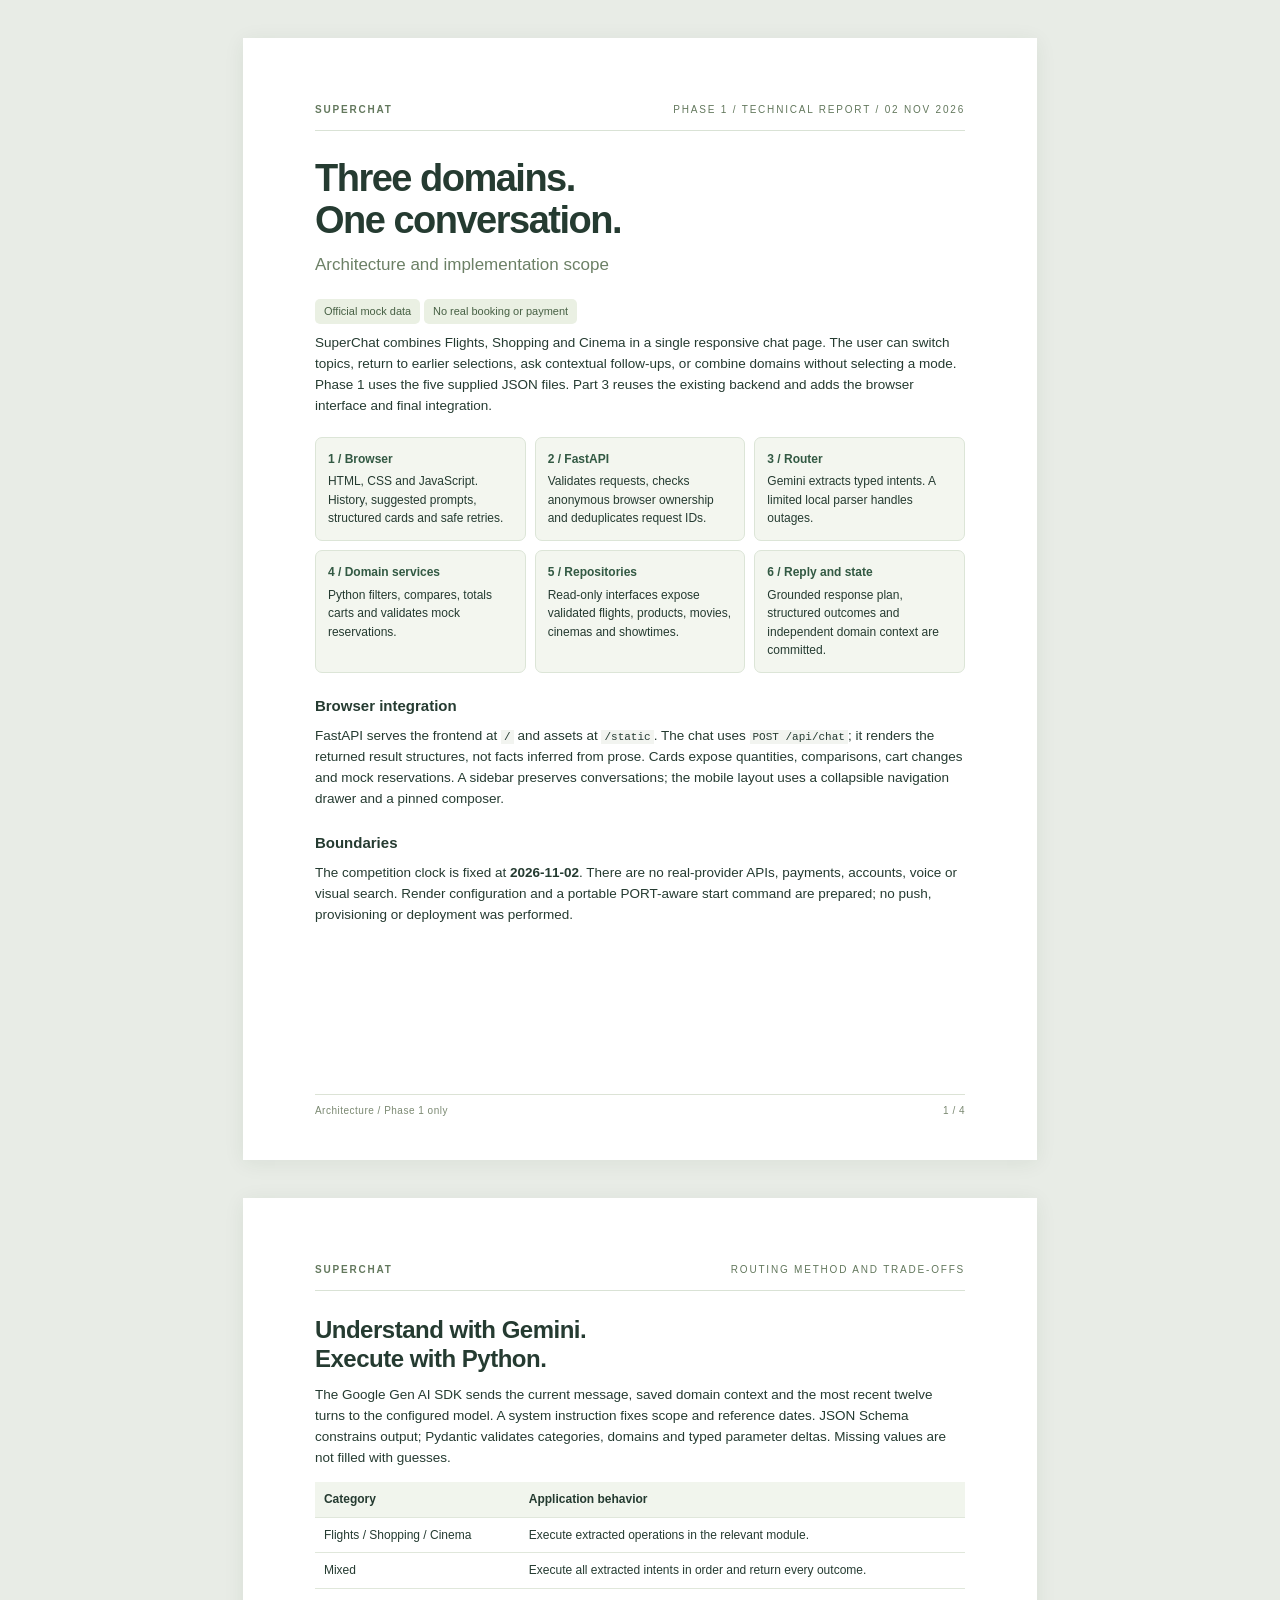
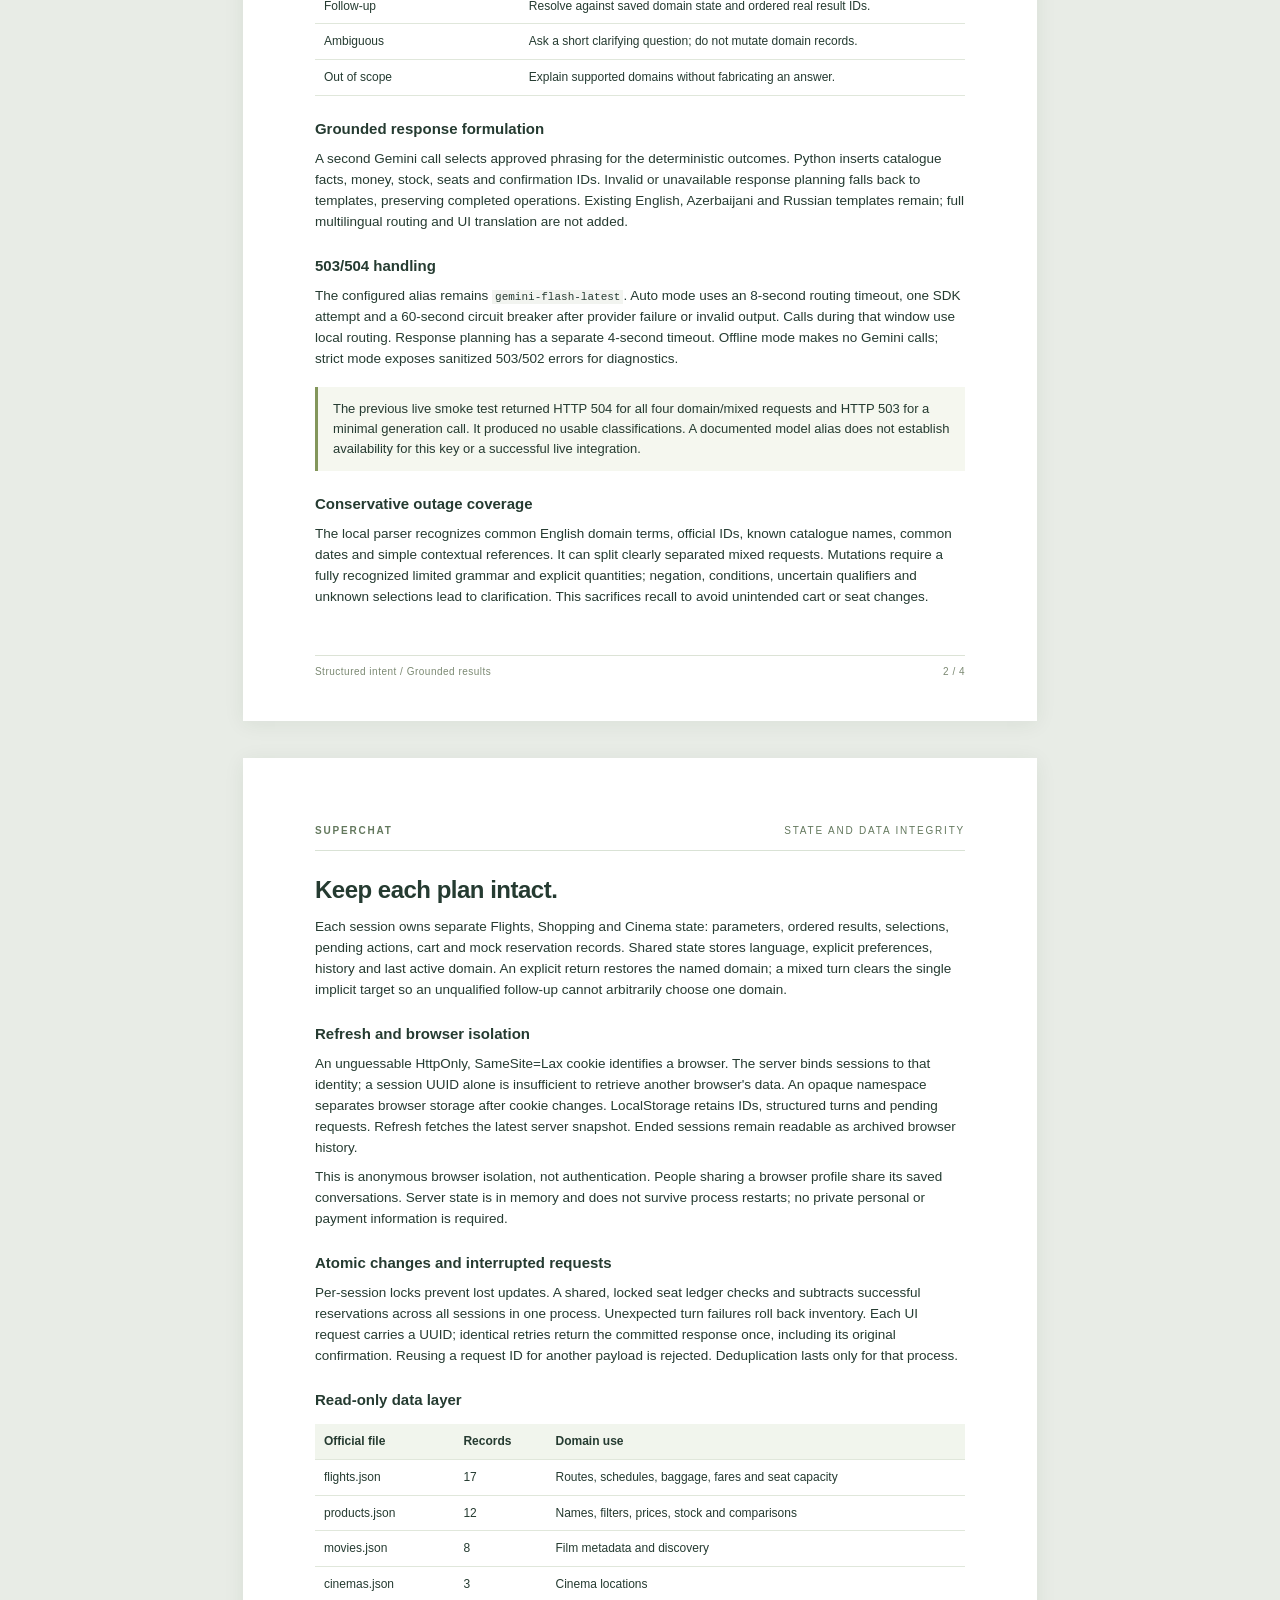
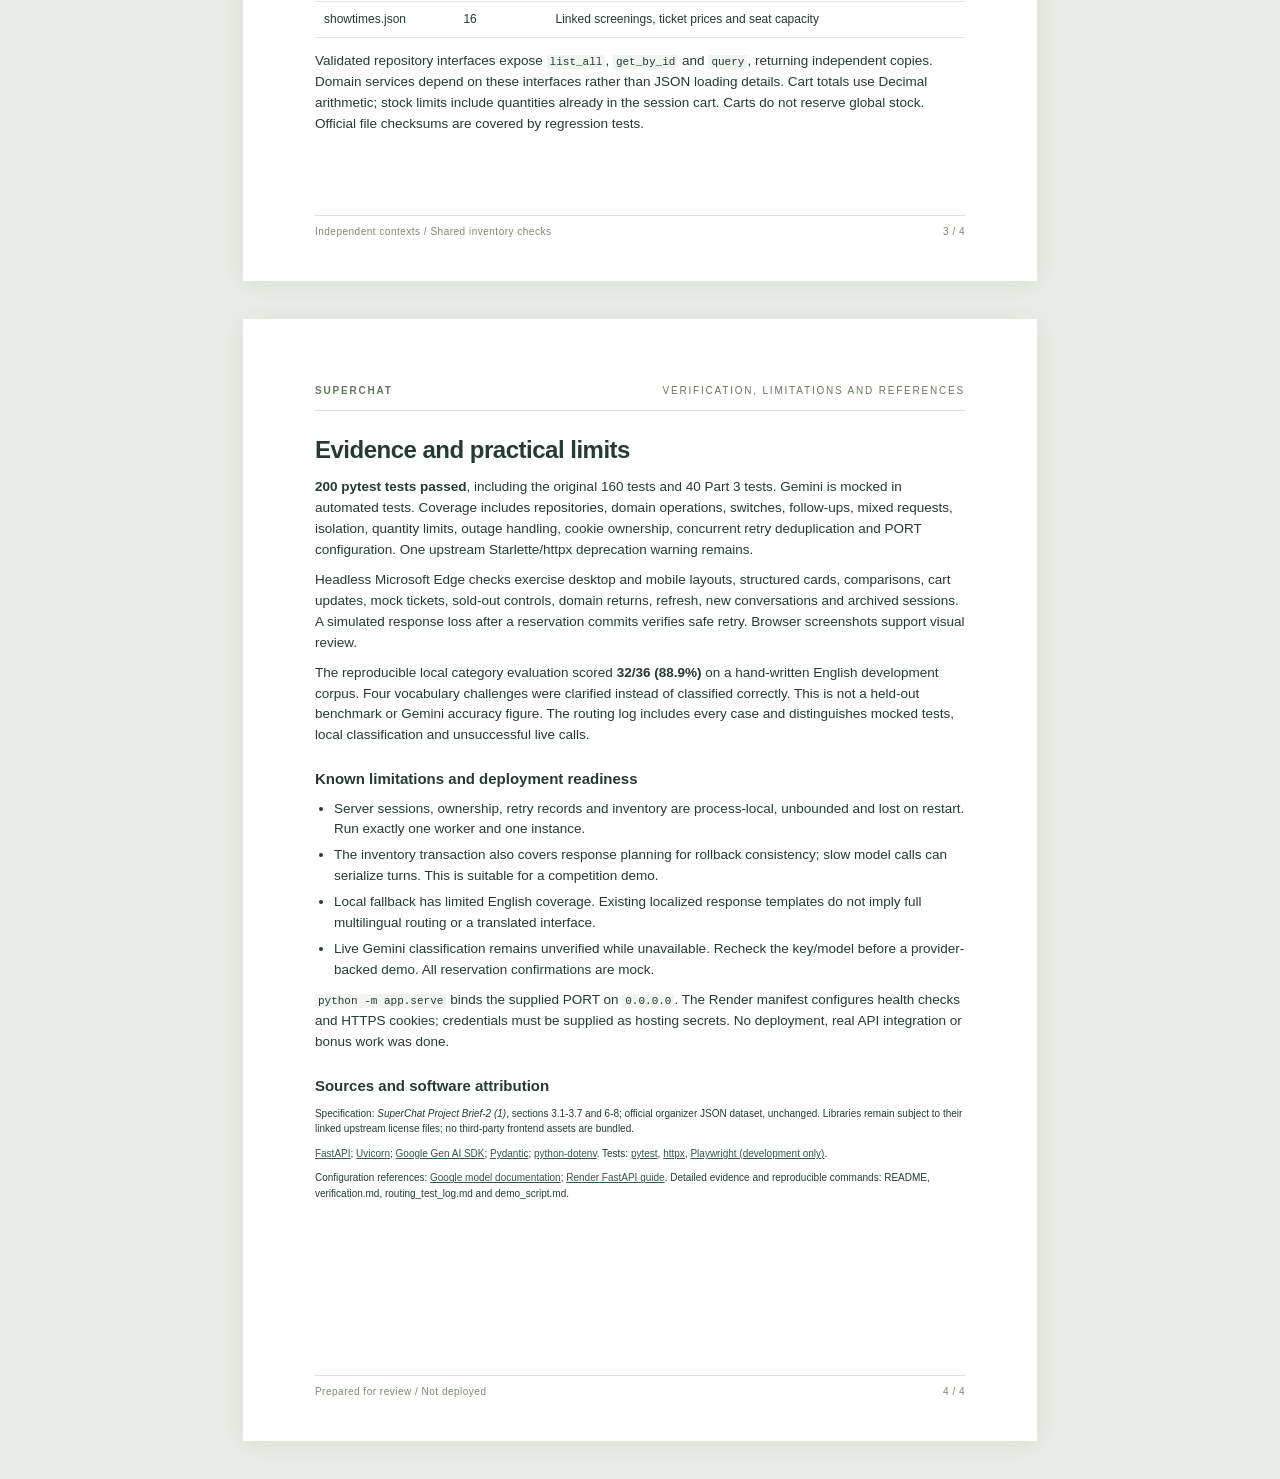
<file: docs/technical_report.html>
<!doctype html>
<html lang="en"><head><meta charset="utf-8"><meta name="viewport" content="width=device-width,initial-scale=1">
<title>SuperChat - Phase 1 Technical Report</title>
<style>
@page{size:A4;margin:0}*{box-sizing:border-box}body{margin:0;background:#e8ece6;color:#253b31;font:13.5px/1.55 "Segoe UI",Arial,sans-serif}.page{width:210mm;height:297mm;padding:17mm 19mm 19mm;margin:10mm auto;background:#fff;position:relative;box-shadow:0 3px 20px #203a2212;break-after:page}.page:last-child{break-after:auto}header{border-bottom:1px solid #d9e2d5;padding-bottom:12px;display:flex;justify-content:space-between;font-size:10px;text-transform:uppercase;letter-spacing:1.8px;color:#63785d}h1{font-size:38px;letter-spacing:-1.5px;line-height:1.12;margin:26px 0 10px}h2{font-size:24px;letter-spacing:-.5px;line-height:1.2;margin:25px 0 12px}h3{font-size:15px;margin:21px 0 6px}p{margin:9px 0}strong{font-weight:650}.subtitle{font-size:17px;color:#6c8066;margin-bottom:21px}.tag{display:inline-block;background:#eaf0e3;padding:4px 9px;border-radius:5px;font-size:11px;color:#476044}.flow{display:grid;grid-template-columns:repeat(3,1fr);gap:9px;margin:20px 0}.box{background:#f3f6ef;border:1px solid #dce5d7;padding:12px;font-size:12px;border-radius:7px}.box b{display:block;color:#325943;margin-bottom:4px}table{border-collapse:collapse;width:100%;margin:13px 0;font-size:12px}th,td{padding:8px 9px;text-align:left;vertical-align:top;border-bottom:1px solid #e0e7db}th{background:#f1f5ed;font-weight:650}code{font-size:11px;background:#f2f4f0;padding:1px 3px;overflow-wrap:anywhere}.callout{border-left:3px solid #83965b;background:#f5f7ef;padding:12px 15px;margin:17px 0;font-size:13px}ul{padding-left:19px;margin:8px 0}li{margin:5px 0}footer{position:absolute;bottom:11mm;left:19mm;right:19mm;display:flex;justify-content:space-between;border-top:1px solid #dce3d6;padding-top:8px;font-size:10px;letter-spacing:.5px;color:#7b8972}a{color:#325943}.sources{font-size:10px;line-height:1.55}.sources a{overflow-wrap:anywhere}.small{font-size:12px;color:#65745e}@media print{body{background:white}.page{margin:0;box-shadow:none}}@media screen and (max-width:820px){body{overflow-x:auto}.page{margin:10px}}
</style></head><body>
<section class="page">
<header><b>SuperChat</b><span>Phase 1 / Technical report / 02 Nov 2026</span></header>
<h1>Three domains.<br>One conversation.</h1>
<p class="subtitle">Architecture and implementation scope</p>
<span class="tag">Official mock data</span> <span class="tag">No real booking or payment</span>
<p>SuperChat combines Flights, Shopping and Cinema in a single responsive chat page.
The user can switch topics, return to earlier selections, ask contextual follow-ups,
or combine domains without selecting a mode. Phase 1 uses the five supplied JSON files.
Part 3 reuses the existing backend and adds the browser interface and final integration.</p>
<div class="flow">
<div class="box"><b>1 / Browser</b>HTML, CSS and JavaScript. History, suggested prompts, structured cards and safe retries.</div>
<div class="box"><b>2 / FastAPI</b>Validates requests, checks anonymous browser ownership and deduplicates request IDs.</div>
<div class="box"><b>3 / Router</b>Gemini extracts typed intents. A limited local parser handles outages.</div>
<div class="box"><b>4 / Domain services</b>Python filters, compares, totals carts and validates mock reservations.</div>
<div class="box"><b>5 / Repositories</b>Read-only interfaces expose validated flights, products, movies, cinemas and showtimes.</div>
<div class="box"><b>6 / Reply and state</b>Grounded response plan, structured outcomes and independent domain context are committed.</div>
</div>
<h3>Browser integration</h3>
<p>FastAPI serves the frontend at <code>/</code> and assets at <code>/static</code>.
The chat uses <code>POST /api/chat</code>; it renders the returned result structures,
not facts inferred from prose. Cards expose quantities, comparisons, cart changes
and mock reservations. A sidebar preserves conversations; the mobile layout uses a
collapsible navigation drawer and a pinned composer.</p>
<h3>Boundaries</h3>
<p>The competition clock is fixed at <strong>2026-11-02</strong>. There are no real-provider
APIs, payments, accounts, voice or visual search. Render configuration and a portable
PORT-aware start command are prepared; no push, provisioning or deployment was performed.</p>
<footer><span>Architecture / Phase 1 only</span><span>1 / 4</span></footer>
</section>
<section class="page">
<header><b>SuperChat</b><span>Routing method and trade-offs</span></header>
<h2>Understand with Gemini.<br>Execute with Python.</h2>
<p>The Google Gen AI SDK sends the current message, saved domain context and the most
recent twelve turns to the configured model. A system instruction fixes scope and
reference dates. JSON Schema constrains output; Pydantic validates categories,
domains and typed parameter deltas. Missing values are not filled with guesses.</p>
<table><thead><tr><th>Category</th><th>Application behavior</th></tr></thead><tbody>
<tr><td>Flights / Shopping / Cinema</td><td>Execute extracted operations in the relevant module.</td></tr>
<tr><td>Mixed</td><td>Execute all extracted intents in order and return every outcome.</td></tr>
<tr><td>Follow-up</td><td>Resolve against saved domain state and ordered real result IDs.</td></tr>
<tr><td>Ambiguous</td><td>Ask a short clarifying question; do not mutate domain records.</td></tr>
<tr><td>Out of scope</td><td>Explain supported domains without fabricating an answer.</td></tr>
</tbody></table>
<h3>Grounded response formulation</h3>
<p>A second Gemini call selects approved phrasing for the deterministic outcomes.
Python inserts catalogue facts, money, stock, seats and confirmation IDs. Invalid
or unavailable response planning falls back to templates, preserving completed
operations. Existing English, Azerbaijani and Russian templates remain; full multilingual
routing and UI translation are not added.</p>
<h3>503/504 handling</h3>
<p>The configured alias remains <code>gemini-flash-latest</code>. Auto mode uses an
8-second routing timeout, one SDK attempt and a 60-second circuit breaker after
provider failure or invalid output. Calls during that window use local routing.
Response planning has a separate 4-second timeout. Offline mode makes no Gemini
calls; strict mode exposes sanitized 503/502 errors for diagnostics.</p>
<div class="callout">The previous live smoke test returned HTTP 504 for all four
domain/mixed requests and HTTP 503 for a minimal generation call. It produced no
usable classifications. A documented model alias does not establish availability
for this key or a successful live integration.</div>
<h3>Conservative outage coverage</h3>
<p>The local parser recognizes common English domain terms, official IDs, known
catalogue names, common dates and simple contextual references. It can split clearly
separated mixed requests. Mutations require a fully recognized limited grammar and
explicit quantities; negation, conditions, uncertain qualifiers and unknown selections
lead to clarification. This sacrifices recall to avoid unintended cart or seat changes.</p>
<footer><span>Structured intent / Grounded results</span><span>2 / 4</span></footer>
</section>
<section class="page">
<header><b>SuperChat</b><span>State and data integrity</span></header>
<h2>Keep each plan intact.</h2>
<p>Each session owns separate Flights, Shopping and Cinema state: parameters,
ordered results, selections, pending actions, cart and mock reservation records.
Shared state stores language, explicit preferences, history and last active domain.
An explicit return restores the named domain; a mixed turn clears the single implicit
target so an unqualified follow-up cannot arbitrarily choose one domain.</p>
<h3>Refresh and browser isolation</h3>
<p>An unguessable HttpOnly, SameSite=Lax cookie identifies a browser. The server binds
sessions to that identity; a session UUID alone is insufficient to retrieve another
browser's data. An opaque namespace separates browser storage after cookie changes.
LocalStorage retains IDs, structured turns and pending requests. Refresh fetches the
latest server snapshot. Ended sessions remain readable as archived browser history.</p>
<p>This is anonymous browser isolation, not authentication. People sharing a browser
profile share its saved conversations. Server state is in memory and does not survive
process restarts; no private personal or payment information is required.</p>
<h3>Atomic changes and interrupted requests</h3>
<p>Per-session locks prevent lost updates. A shared, locked seat ledger checks and
subtracts successful reservations across all sessions in one process. Unexpected
turn failures roll back inventory. Each UI request carries a UUID; identical retries
return the committed response once, including its original confirmation. Reusing a
request ID for another payload is rejected. Deduplication lasts only for that process.</p>
<h3>Read-only data layer</h3>
<table><thead><tr><th>Official file</th><th>Records</th><th>Domain use</th></tr></thead><tbody>
<tr><td>flights.json</td><td>17</td><td>Routes, schedules, baggage, fares and seat capacity</td></tr>
<tr><td>products.json</td><td>12</td><td>Names, filters, prices, stock and comparisons</td></tr>
<tr><td>movies.json</td><td>8</td><td>Film metadata and discovery</td></tr>
<tr><td>cinemas.json</td><td>3</td><td>Cinema locations</td></tr>
<tr><td>showtimes.json</td><td>16</td><td>Linked screenings, ticket prices and seat capacity</td></tr>
</tbody></table>
<p>Validated repository interfaces expose <code>list_all</code>, <code>get_by_id</code>
and <code>query</code>, returning independent copies. Domain services depend on these
interfaces rather than JSON loading details. Cart totals use Decimal arithmetic;
stock limits include quantities already in the session cart. Carts do not reserve
global stock. Official file checksums are covered by regression tests.</p>
<footer><span>Independent contexts / Shared inventory checks</span><span>3 / 4</span></footer>
</section>
<section class="page">
<header><b>SuperChat</b><span>Verification, limitations and references</span></header>
<h2>Evidence and practical limits</h2>
<p><strong>200 pytest tests passed</strong>, including the original 160 tests and 40
Part 3 tests. Gemini is mocked in automated tests. Coverage includes repositories,
domain operations, switches, follow-ups, mixed requests, isolation, quantity limits,
outage handling, cookie ownership, concurrent retry deduplication and PORT configuration.
One upstream Starlette/httpx deprecation warning remains.</p>
<p>Headless Microsoft Edge checks exercise desktop and mobile layouts, structured
cards, comparisons, cart updates, mock tickets, sold-out controls, domain returns,
refresh, new conversations and archived sessions. A simulated response loss after a
reservation commits verifies safe retry. Browser screenshots support visual review.</p>
<p>The reproducible local category evaluation scored <strong>32/36 (88.9%)</strong>
on a hand-written English development corpus. Four vocabulary challenges were
clarified instead of classified correctly. This is not a held-out benchmark or Gemini
accuracy figure. The routing log includes every case and distinguishes mocked tests,
local classification and unsuccessful live calls.</p>
<h3>Known limitations and deployment readiness</h3>
<ul>
<li>Server sessions, ownership, retry records and inventory are process-local, unbounded
and lost on restart. Run exactly one worker and one instance.</li>
<li>The inventory transaction also covers response planning for rollback consistency;
slow model calls can serialize turns. This is suitable for a competition demo.</li>
<li>Local fallback has limited English coverage. Existing localized response templates
do not imply full multilingual routing or a translated interface.</li>
<li>Live Gemini classification remains unverified while unavailable. Recheck the key/model
before a provider-backed demo. All reservation confirmations are mock.</li>
</ul>
<p><code>python -m app.serve</code> binds the supplied PORT on <code>0.0.0.0</code>.
The Render manifest configures health checks and HTTPS cookies; credentials must be
supplied as hosting secrets. No deployment, real API integration or bonus work was done.</p>
<h3>Sources and software attribution</h3>
<div class="sources">
<p>Specification: <em>SuperChat Project Brief-2 (1)</em>, sections 3.1-3.7 and 6-8;
official organizer JSON dataset, unchanged. Libraries remain subject to their linked
upstream license files; no third-party frontend assets are bundled.</p>
<p><a href="https://github.com/fastapi/fastapi">FastAPI</a>;
<a href="https://github.com/Kludex/uvicorn">Uvicorn</a>;
<a href="https://github.com/googleapis/python-genai">Google Gen AI SDK</a>;
<a href="https://github.com/pydantic/pydantic">Pydantic</a>;
<a href="https://github.com/theskumar/python-dotenv">python-dotenv</a>.
Tests: <a href="https://github.com/pytest-dev/pytest">pytest</a>,
<a href="https://github.com/encode/httpx">httpx</a>,
<a href="https://github.com/microsoft/playwright-python">Playwright (development only)</a>.</p>
<p>Configuration references: <a href="https://ai.google.dev/gemini-api/docs/models">Google model documentation</a>;
<a href="https://render.com/docs/deploy-fastapi">Render FastAPI guide</a>.
Detailed evidence and reproducible commands: README, verification.md, routing_test_log.md and demo_script.md.</p>
</div>
<footer><span>Prepared for review / Not deployed</span><span>4 / 4</span></footer>
</section></body></html>
</file>
